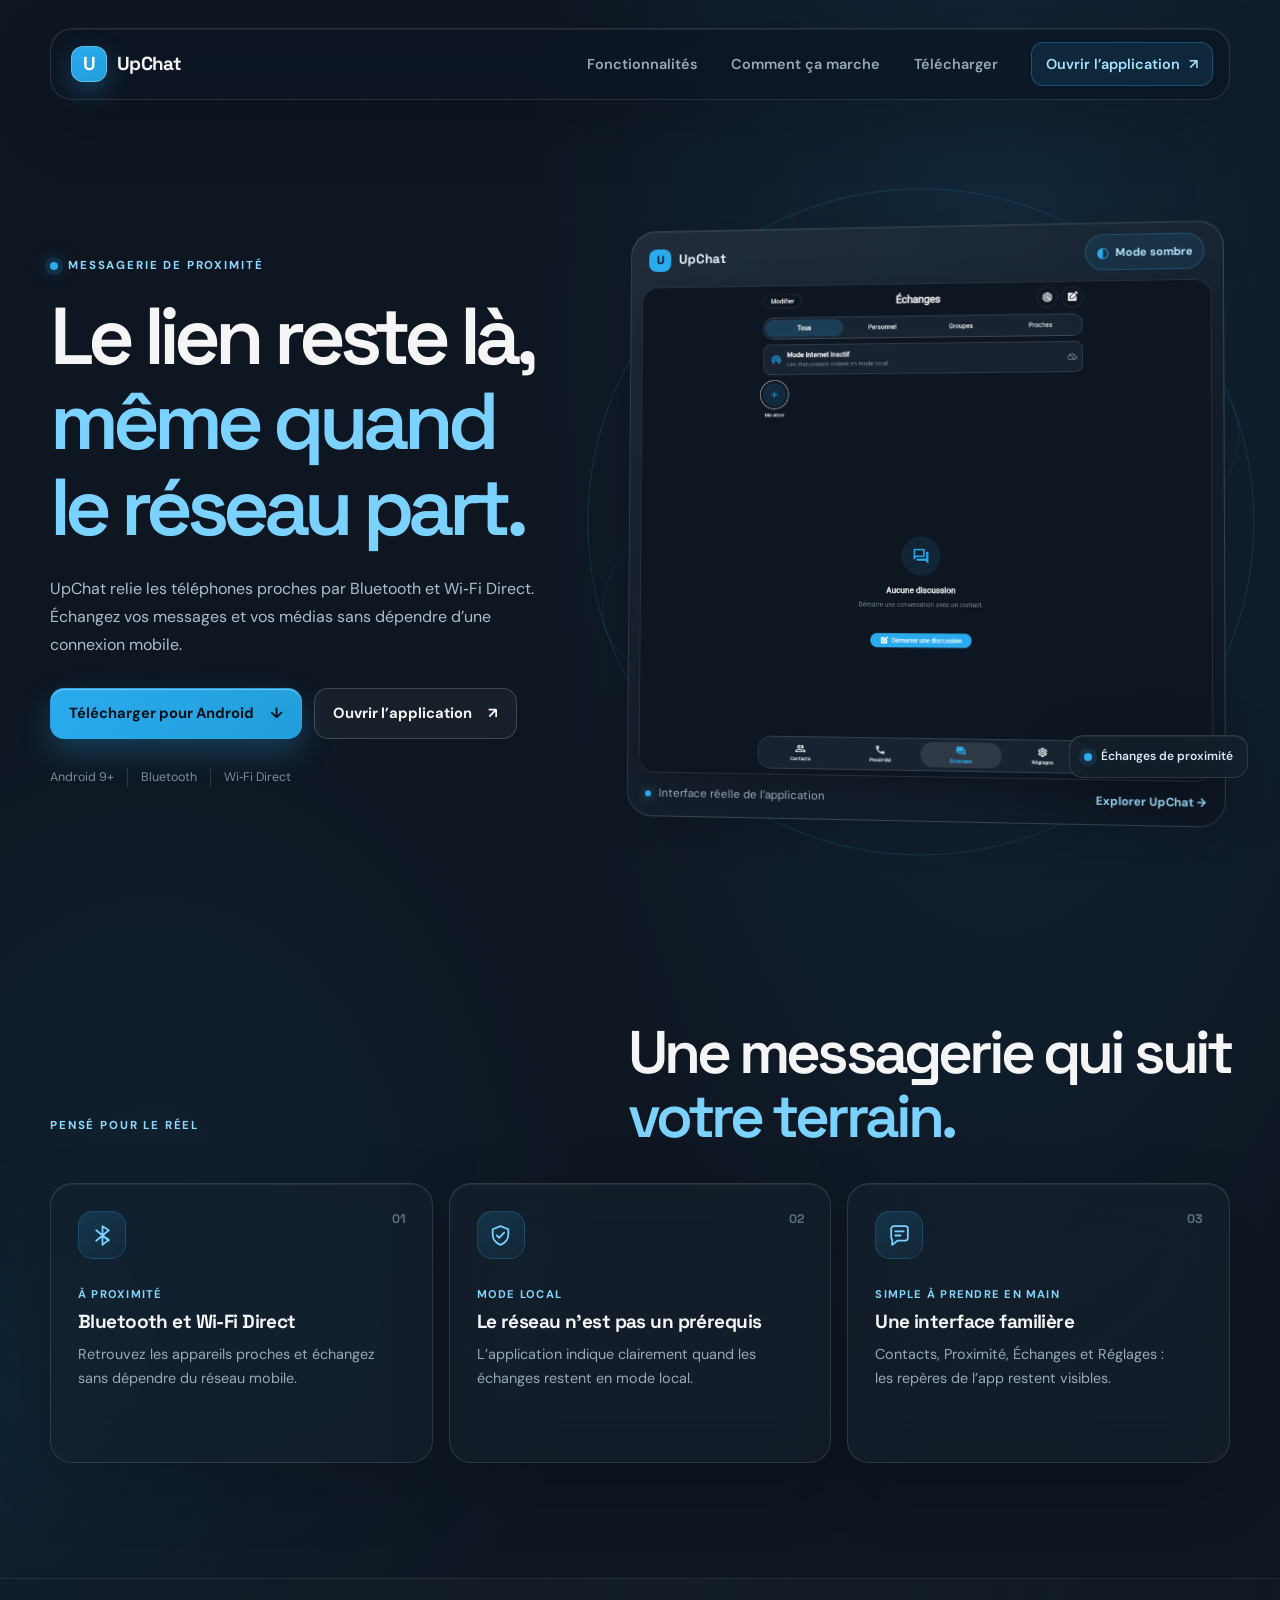
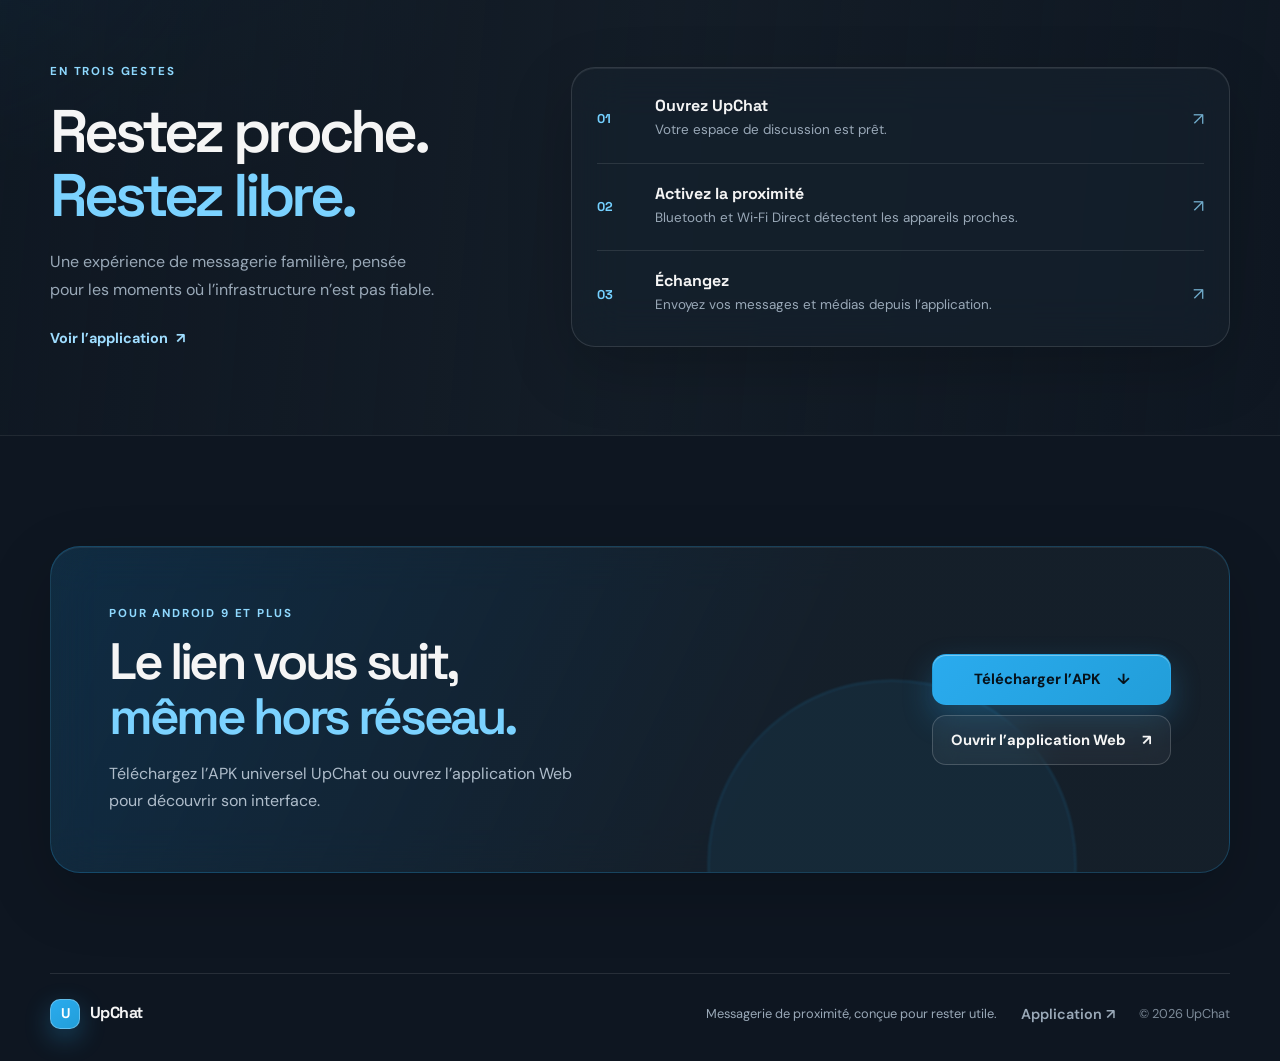
<file: index.html>
<!doctype html>
<html lang="fr">
<head>
  <meta charset="utf-8">
  <meta name="viewport" content="width=device-width, initial-scale=1">
  <meta name="theme-color" content="#0e1621">
  <meta name="color-scheme" content="dark">
  <meta name="description" content="UpChat relie les téléphones proches par Bluetooth et Wi‑Fi Direct. Une messagerie de proximité conçue pour rester utile même quand le réseau disparaît.">
  <link rel="canonical" href="https://upchat-web-pi.vercel.app/">
  <meta property="og:type" content="website">
  <meta property="og:url" content="https://upchat-web-pi.vercel.app/">
  <meta property="og:site_name" content="UpChat">
  <meta property="og:title" content="UpChat — Restez en lien, même hors réseau">
  <meta property="og:description" content="UpChat relie les téléphones proches par Bluetooth et Wi‑Fi Direct. Une messagerie de proximité conçue pour rester utile même quand le réseau disparaît.">
  <meta property="og:image" content="https://upchat-web-pi.vercel.app/assets/upchat-dark-ui.webp">
  <meta property="og:image:alt" content="Interface réelle d’UpChat en mode sombre, écran Échanges">
  <meta name="twitter:card" content="summary_large_image">
  <meta name="twitter:title" content="UpChat — Restez en lien, même hors réseau">
  <meta name="twitter:description" content="UpChat relie les téléphones proches par Bluetooth et Wi‑Fi Direct. Une messagerie de proximité conçue pour rester utile même quand le réseau disparaît.">
  <meta name="twitter:image" content="https://upchat-web-pi.vercel.app/assets/upchat-dark-ui.webp">
  <title>UpChat — Restez en lien, même hors réseau</title>
  <link rel="icon" href="/app/icons/upchat-32.png" type="image/png">
  <link rel="preconnect" href="https://fonts.googleapis.com">
  <link rel="preconnect" href="https://fonts.gstatic.com" crossorigin>
  <link href="https://fonts.googleapis.com/css2?family=DM+Sans:wght@400;500;600;700&family=Space+Grotesk:wght@500;600;700&display=swap" rel="stylesheet">
  <link rel="stylesheet" href="/styles.css">
</head>
<body>
  <a class="skip-link" href="#main">Aller au contenu</a>
  <div class="ambient ambient-one" aria-hidden="true"></div>
  <div class="ambient ambient-two" aria-hidden="true"></div>

  <header class="site-header shell">
    <div class="nav-wrap glass-panel">
      <a class="brand" href="#top" aria-label="UpChat, accueil">
        <span class="brand-mark" aria-hidden="true">U</span>
        <span>UpChat</span>
      </a>
      <button class="menu-toggle" id="menuToggle" type="button" aria-expanded="false" aria-controls="mainNav">Menu</button>
      <nav id="mainNav" class="main-nav" aria-label="Navigation principale">
        <a href="#features">Fonctionnalités</a>
        <a href="#how">Comment ça marche</a>
        <a href="#download">Télécharger</a>
        <a class="nav-app-link" href="/app/">Ouvrir l’application <span aria-hidden="true">↗</span></a>
      </nav>
    </div>
  </header>

  <main id="main">
    <section class="hero shell" id="top" aria-labelledby="hero-title">
      <div class="hero-copy">
        <p class="eyebrow"><span class="status-dot" aria-hidden="true"></span> Messagerie de proximité</p>
        <h1 id="hero-title">Le lien reste là,<br><span>même quand le réseau part.</span></h1>
        <p class="lede">UpChat relie les téléphones proches par Bluetooth et Wi‑Fi Direct. Échangez vos messages et vos médias sans dépendre d’une connexion mobile.</p>
        <div class="hero-actions">
          <a class="button button-primary" href="/downloads/UpChat-universal.apk" download>
            Télécharger pour Android <span aria-hidden="true">↓</span>
          </a>
          <a class="button button-secondary" href="/app/">
            Ouvrir l’application <span aria-hidden="true">↗</span>
          </a>
        </div>
        <ul class="hero-facts" aria-label="Compatibilité et connexion">
          <li>Android 9+</li>
          <li>Bluetooth</li>
          <li>Wi‑Fi Direct</li>
        </ul>
      </div>

      <div class="product-stage" aria-label="Aperçu réel de l’application UpChat">
        <div class="stage-orbit orbit-large" aria-hidden="true"></div>
        <div class="stage-orbit orbit-small" aria-hidden="true"></div>
        <article class="app-preview glass-panel">
          <div class="preview-toolbar">
            <div class="preview-brand"><span class="mini-mark" aria-hidden="true">U</span><span>UpChat</span></div>
            <span class="theme-badge"><span class="moon-icon" aria-hidden="true">◐</span> Mode sombre</span>
          </div>
          <div class="screenshot-frame">
            <img
              src="/assets/upchat-dark-ui.webp"
              alt="Capture authentique de l’écran Échanges d’UpChat en mode sombre : mode internet inactif, story, état Aucune discussion et navigation Contacts, Proximité, Échanges, Réglages."
              width="893"
              height="768"
              fetchpriority="high"
              decoding="async">
          </div>
          <div class="preview-caption">
            <span><i aria-hidden="true"></i> Interface réelle de l’application</span>
            <a href="/app/">Explorer UpChat <span aria-hidden="true">→</span></a>
          </div>
        </article>
        <div class="float-chip glass-panel"><span class="chip-signal" aria-hidden="true"></span><span>Échanges de proximité</span></div>
      </div>
    </section>

    <section class="section features-section shell" id="features" aria-labelledby="features-title">
      <div class="section-heading">
        <p class="eyebrow">Pensé pour le réel</p>
        <h2 id="features-title">Une messagerie qui suit<br><span>votre terrain.</span></h2>
      </div>
      <div class="feature-grid">
        <article class="feature-card glass-panel">
          <span class="feature-index">01</span>
          <span class="feature-icon" aria-hidden="true">
            <svg viewBox="0 0 24 24" fill="none"><path d="M12 3v18l6-5-6-4 6-5-6-4ZM6 7l12 10M6 17 18 7" stroke="currentColor" stroke-width="1.7" stroke-linecap="round" stroke-linejoin="round"/></svg>
          </span>
          <p class="feature-label">À proximité</p>
          <h3>Bluetooth et Wi‑Fi Direct</h3>
          <p>Retrouvez les appareils proches et échangez sans dépendre du réseau mobile.</p>
        </article>
        <article class="feature-card glass-panel">
          <span class="feature-index">02</span>
          <span class="feature-icon" aria-hidden="true">
            <svg viewBox="0 0 24 24" fill="none"><path d="M12 3 4.5 6v5.1c0 4.7 3.2 8.2 7.5 9.9 4.3-1.7 7.5-5.2 7.5-9.9V6L12 3Z" stroke="currentColor" stroke-width="1.7" stroke-linejoin="round"/><path d="m8.5 12 2.2 2.2 4.8-5" stroke="currentColor" stroke-width="1.7" stroke-linecap="round" stroke-linejoin="round"/></svg>
          </span>
          <p class="feature-label">Mode local</p>
          <h3>Le réseau n’est pas un prérequis</h3>
          <p>L’application indique clairement quand les échanges restent en mode local.</p>
        </article>
        <article class="feature-card glass-panel">
          <span class="feature-index">03</span>
          <span class="feature-icon" aria-hidden="true">
            <svg viewBox="0 0 24 24" fill="none"><path d="M4 5.5A2.5 2.5 0 0 1 6.5 3h11A2.5 2.5 0 0 1 20 5.5v9a2.5 2.5 0 0 1-2.5 2.5H10l-5 4v-5.2A2.5 2.5 0 0 1 4 14V5.5Z" stroke="currentColor" stroke-width="1.7" stroke-linejoin="round"/><path d="M8 8h8M8 12h5" stroke="currentColor" stroke-width="1.7" stroke-linecap="round"/></svg>
          </span>
          <p class="feature-label">Simple à prendre en main</p>
          <h3>Une interface familière</h3>
          <p>Contacts, Proximité, Échanges et Réglages : les repères de l’app restent visibles.</p>
        </article>
      </div>
    </section>

    <section class="how-section" id="how" aria-labelledby="how-title">
      <div class="shell how-layout">
        <div class="how-intro">
          <p class="eyebrow">En trois gestes</p>
          <h2 id="how-title">Restez proche.<br><span>Restez libre.</span></h2>
          <p>Une expérience de messagerie familière, pensée pour les moments où l’infrastructure n’est pas fiable.</p>
          <a class="text-link" href="/app/">Voir l’application <span aria-hidden="true">↗</span></a>
        </div>
        <div class="steps-card glass-panel">
          <article class="step-row"><span class="step-number">01</span><div><h3>Ouvrez UpChat</h3><p>Votre espace de discussion est prêt.</p></div><span class="step-chevron" aria-hidden="true">↗</span></article>
          <article class="step-row"><span class="step-number">02</span><div><h3>Activez la proximité</h3><p>Bluetooth et Wi‑Fi Direct détectent les appareils proches.</p></div><span class="step-chevron" aria-hidden="true">↗</span></article>
          <article class="step-row"><span class="step-number">03</span><div><h3>Échangez</h3><p>Envoyez vos messages et médias depuis l’application.</p></div><span class="step-chevron" aria-hidden="true">↗</span></article>
        </div>
      </div>
    </section>

    <section class="download-section shell" id="download" aria-labelledby="download-title">
      <div class="download-card glass-panel">
        <div class="download-copy">
          <p class="eyebrow">Pour Android 9 et plus</p>
          <h2 id="download-title">Le lien vous suit,<br><span>même hors réseau.</span></h2>
          <p>Téléchargez l’APK universel UpChat ou ouvrez l’application Web pour découvrir son interface.</p>
        </div>
        <div class="download-actions">
          <a class="button button-primary" href="/downloads/UpChat-universal.apk" download>Télécharger l’APK <span aria-hidden="true">↓</span></a>
          <a class="button button-secondary" href="/app/">Ouvrir l’application Web <span aria-hidden="true">↗</span></a>
        </div>
        <span class="download-orb" aria-hidden="true"></span>
      </div>
    </section>
  </main>

  <footer class="footer shell">
    <a class="brand" href="#top" aria-label="UpChat, retour en haut"><span class="brand-mark" aria-hidden="true">U</span><span>UpChat</span></a>
    <p>Messagerie de proximité, conçue pour rester utile.</p>
    <a href="/app/">Application <span aria-hidden="true">↗</span></a>
    <span class="copyright">© 2026 UpChat</span>
  </footer>

  <script src="/script.js" defer></script>
</body>
</html>
</file>
<file: styles.css>
:root {
  color-scheme: dark;
  --night: #0e1621;
  --surface: #17212b;
  --surface-raised: #232e3c;
  --blue: #2aabee;
  --blue-deep: #229ed9;
  --text: #f5f5f5;
  --muted: #9aa9b8;
  --soft: #7d8b99;
  --line: rgba(255, 255, 255, .12);
  --glass: rgba(23, 33, 43, .68);
  --glass-strong: rgba(23, 33, 43, .86);
  --radius-lg: 28px;
  --radius-md: 20px;
  --shadow: 0 28px 90px rgba(0, 0, 0, .36);
  --shell: 1180px;
}

* { box-sizing: border-box; }
html { scroll-behavior: smooth; scroll-padding-top: 112px; }
body {
  position: relative;
  min-width: 320px;
  margin: 0;
  overflow-x: hidden;
  background: radial-gradient(ellipse at 78% 13%, rgba(42, 171, 238, .12), transparent 30rem),
              radial-gradient(ellipse at 12% 46%, rgba(34, 158, 217, .08), transparent 28rem),
              var(--night);
  color: var(--text);
  font-family: 'DM Sans', system-ui, sans-serif;
  line-height: 1.55;
  -webkit-font-smoothing: antialiased;
}
body::before {
  position: absolute;
  z-index: -1;
  inset: 0;
  background-image: linear-gradient(rgba(255,255,255,.018) 1px, transparent 1px), linear-gradient(90deg, rgba(255,255,255,.018) 1px, transparent 1px);
  background-size: 72px 72px;
  content: '';
  mask-image: linear-gradient(to bottom, rgba(0,0,0,.34), transparent 76%);
  pointer-events: none;
}
img, svg { display: block; max-width: 100%; }
a { color: inherit; }
button { font: inherit; }
.shell { width: min(var(--shell), calc(100% - 48px)); margin-inline: auto; }
.skip-link { position: fixed; z-index: 50; top: 12px; left: 12px; padding: 10px 14px; transform: translateY(-160%); border-radius: 10px; background: var(--blue); color: #06111a; font-weight: 700; }
.skip-link:focus { transform: translateY(0); }
.ambient { position: absolute; z-index: -1; width: 25rem; aspect-ratio: 1; border-radius: 50%; background: rgba(42,171,238,.12); filter: blur(100px); pointer-events: none; }
.ambient-one { display: none; }
.ambient-two { top: 78rem; left: -17rem; opacity: .55; }
.glass-panel { border: 1px solid var(--line); background: var(--glass); box-shadow: inset 0 1px 0 rgba(255,255,255,.07), 0 22px 65px rgba(0,0,0,.19); backdrop-filter: blur(24px) saturate(145%); -webkit-backdrop-filter: blur(24px) saturate(145%); }
.site-header { position: sticky; z-index: 20; top: 14px; padding-top: 14px; }
.nav-wrap { display: flex; min-height: 72px; align-items: center; justify-content: space-between; gap: 24px; padding: 12px 16px 12px 20px; border-radius: 22px; background: rgba(14,22,33,.76); }
.brand { display: inline-flex; align-items: center; gap: 10px; color: var(--text); font-family: 'Space Grotesk', sans-serif; font-size: 1.18rem; font-weight: 700; text-decoration: none; letter-spacing: -.035em; }
.brand-mark { display: grid; width: 36px; height: 36px; place-items: center; border: 1px solid rgba(255,255,255,.28); border-radius: 12px; background: linear-gradient(145deg, var(--blue), var(--blue-deep)); color: white; box-shadow: 0 9px 26px rgba(42,171,238,.3); }
.main-nav { display: flex; align-items: center; gap: clamp(16px, 2.6vw, 34px); }
.main-nav a, .footer > a:not(.brand) { color: var(--muted); font-size: .9rem; font-weight: 600; text-decoration: none; transition: color .2s ease, background .2s ease, transform .2s ease; }
.main-nav a:hover, .footer > a:not(.brand):hover { color: var(--text); }
.main-nav .nav-app-link { padding: 10px 14px; border: 1px solid rgba(42,171,238,.33); border-radius: 12px; background: rgba(42,171,238,.10); color: #a9e2ff; }
.nav-app-link span { margin-left: 5px; }
.menu-toggle { display: none; border: 1px solid var(--line); border-radius: 11px; background: rgba(255,255,255,.05); color: var(--text); padding: 9px 13px; cursor: pointer; }

.hero { display: grid; grid-template-columns: minmax(0, .88fr) minmax(0, 1.12fr); align-items: center; gap: clamp(40px, 6vw, 82px); padding-block: clamp(76px, 10vw, 132px) 96px; }
.hero-copy { position: relative; z-index: 1; }
.eyebrow { display: flex; align-items: center; gap: 10px; margin: 0 0 19px; color: #8fd9ff; font-size: .72rem; font-weight: 700; letter-spacing: .16em; text-transform: uppercase; }
.status-dot { width: 8px; height: 8px; border-radius: 50%; background: var(--blue); box-shadow: 0 0 0 5px rgba(42,171,238,.13), 0 0 18px rgba(42,171,238,.7); }
h1, h2, h3 { margin: 0; font-family: 'Space Grotesk', sans-serif; line-height: 1.06; }
h1 { max-width: 680px; font-size: clamp(3.2rem, 6.3vw, 5.5rem); font-weight: 600; letter-spacing: -.075em; }
h1 span, h2 span { color: #7bd2ff; }
.lede { max-width: 570px; margin: 25px 0 29px; color: #afbdcb; font-size: clamp(1rem, 1.25vw, 1.13rem); line-height: 1.75; }
.hero-actions { display: flex; flex-wrap: wrap; gap: 12px; }
.button { display: inline-flex; min-height: 50px; align-items: center; justify-content: center; gap: 16px; padding: 13px 18px; border: 1px solid transparent; border-radius: 14px; font-size: .92rem; font-weight: 700; text-decoration: none; transition: transform .2s ease, box-shadow .2s ease, border-color .2s ease, background .2s ease; }
.button:hover { transform: translateY(-2px); }
.button:focus-visible, .main-nav a:focus-visible, .text-link:focus-visible, .footer a:focus-visible, .menu-toggle:focus-visible { outline: 3px solid rgba(143,217,255,.8); outline-offset: 3px; }
.button-primary { background: linear-gradient(135deg, var(--blue), var(--blue-deep)); color: #06111a; box-shadow: 0 13px 30px rgba(42,171,238,.26), inset 0 1px 0 rgba(255,255,255,.35); }
.button-primary:hover { box-shadow: 0 17px 38px rgba(42,171,238,.35); }
.button-secondary { border-color: rgba(255,255,255,.18); background: rgba(255,255,255,.045); color: var(--text); backdrop-filter: blur(14px); }
.button-secondary:hover { border-color: rgba(42,171,238,.5); background: rgba(42,171,238,.09); }
.hero-facts { display: flex; flex-wrap: wrap; gap: 0; margin: 29px 0 0; padding: 0; color: var(--soft); font-size: .78rem; list-style: none; }
.hero-facts li { padding: 0 13px; border-left: 1px solid rgba(255,255,255,.14); }
.hero-facts li:first-child { padding-left: 0; border-left: 0; }

.product-stage { position: relative; min-width: 0; padding: 10px; perspective: 1300px; }
.stage-orbit { position: absolute; z-index: -1; top: 50%; left: 50%; border: 1px solid rgba(42,171,238,.18); border-radius: 50%; transform: translate(-50%,-50%); pointer-events: none; }
.orbit-large { width: 108%; aspect-ratio: 1; }
.orbit-small { width: 108%; height: 46%; border-color: rgba(42,171,238,.11); transform: translate(-50%,-50%) rotate(-19deg); }
.app-preview { position: relative; overflow: hidden; padding: 11px; border-radius: 26px; background: linear-gradient(145deg, rgba(35,46,60,.87), rgba(14,22,33,.83)); transform: rotateY(-5deg) rotateX(1.5deg); transform-style: preserve-3d; }
.preview-toolbar { display: flex; min-height: 43px; align-items: center; justify-content: space-between; gap: 12px; padding: 0 7px 10px; }
.preview-brand { display: inline-flex; align-items: center; gap: 8px; color: #eaf7ff; font-family: 'Space Grotesk', sans-serif; font-size: .84rem; font-weight: 700; }
.mini-mark { display: grid; width: 23px; height: 23px; place-items: center; border-radius: 8px; background: var(--blue); color: #06111a; font-size: .75rem; }
.theme-badge { display: inline-flex; align-items: center; gap: 6px; padding: 6px 10px; border: 1px solid rgba(42,171,238,.25); border-radius: 999px; background: rgba(42,171,238,.09); color: #b6e7ff; font-size: .69rem; font-weight: 700; white-space: nowrap; }
.moon-icon { color: var(--blue); font-size: .9rem; }
.screenshot-frame { overflow: hidden; border: 1px solid rgba(255,255,255,.1); border-radius: 17px; background: var(--night); box-shadow: 0 15px 38px rgba(0,0,0,.26); }
.screenshot-frame img { width: 100%; height: auto; aspect-ratio: 893 / 768; object-fit: cover; }
.preview-caption { display: flex; align-items: center; justify-content: space-between; gap: 12px; padding: 12px 7px 2px; color: var(--muted); font-size: .72rem; }
.preview-caption span { display: inline-flex; align-items: center; gap: 8px; }
.preview-caption i { width: 6px; height: 6px; border-radius: 50%; background: var(--blue); box-shadow: 0 0 10px rgba(42,171,238,.75); }
.preview-caption a, .text-link { color: #9fddff; font-weight: 700; text-decoration: none; }
.preview-caption a:hover, .text-link:hover { color: white; }
.float-chip { position: absolute; right: -18px; bottom: 52px; display: flex; align-items: center; gap: 9px; padding: 11px 14px; border-radius: 14px; color: #dceaf6; font-size: .75rem; font-weight: 600; }
.chip-signal { width: 8px; height: 8px; border-radius: 50%; background: var(--blue); box-shadow: 0 0 0 5px rgba(42,171,238,.12); }

.section { padding-block: 95px; }
.features-section { position: relative; }
.section-heading { display: flex; align-items: end; justify-content: space-between; gap: 24px; margin-bottom: 35px; }
.section-heading .eyebrow { margin-bottom: 14px; }
h2 { font-size: clamp(2.4rem, 4.7vw, 4.1rem); font-weight: 600; letter-spacing: -.065em; }
.feature-grid { display: grid; grid-template-columns: repeat(3, minmax(0, 1fr)); gap: 16px; }
.feature-card { position: relative; min-height: 280px; padding: 27px; border-radius: 22px; transition: transform .25s ease, border-color .25s ease, background .25s ease; }
.feature-card:hover { transform: translateY(-5px); border-color: rgba(42,171,238,.38); background: rgba(35,46,60,.79); }
.feature-index { position: absolute; top: 26px; right: 26px; color: rgba(181,204,222,.48); font-family: 'Space Grotesk', sans-serif; font-size: .78rem; font-weight: 700; }
.feature-icon { display: grid; width: 48px; height: 48px; place-items: center; margin-bottom: 27px; border: 1px solid rgba(42,171,238,.24); border-radius: 15px; background: linear-gradient(145deg, rgba(42,171,238,.17), rgba(42,171,238,.055)); color: #7bd2ff; }
.feature-icon svg { width: 25px; height: 25px; }
.feature-label { margin: 0 0 8px; color: #82d4fb; font-size: .7rem; font-weight: 700; letter-spacing: .11em; text-transform: uppercase; }
.feature-card h3 { margin-bottom: 10px; font-size: 1.19rem; letter-spacing: -.03em; }
.feature-card > p:last-child { max-width: 310px; margin: 0; color: var(--muted); font-size: .9rem; line-height: 1.7; }

.how-section { position: relative; margin-block: 20px; padding-block: 84px; border-block: 1px solid rgba(255,255,255,.07); background: linear-gradient(95deg, rgba(23,33,43,.2), rgba(23,33,43,.62) 51%, rgba(23,33,43,.18)); }
.how-layout { display: grid; grid-template-columns: minmax(0, .78fr) minmax(0, 1.22fr); align-items: center; gap: clamp(42px, 8vw, 100px); }
.how-intro h2 { margin-bottom: 20px; }
.how-intro > p:not(.eyebrow) { max-width: 390px; margin: 0 0 22px; color: var(--muted); line-height: 1.75; }
.text-link { display: inline-flex; align-items: center; gap: 8px; font-size: .9rem; }
.steps-card { padding: 8px 25px; border-radius: 24px; }
.step-row { display: grid; grid-template-columns: 44px 1fr 24px; align-items: center; gap: 14px; padding: 22px 0; border-bottom: 1px solid rgba(255,255,255,.1); }
.step-row:last-child { border-bottom: 0; }
.step-number { color: #74d0ff; font-family: 'Space Grotesk', sans-serif; font-size: .8rem; font-weight: 700; }
.step-row h3 { margin-bottom: 5px; font-size: 1rem; }
.step-row p { margin: 0; color: var(--muted); font-size: .84rem; line-height: 1.55; }
.step-chevron { color: rgba(143,217,255,.75); font-size: 1.1rem; text-align: right; }

.download-section { padding-block: 90px 100px; }
.download-card { position: relative; display: flex; min-height: 280px; align-items: center; justify-content: space-between; gap: 32px; overflow: hidden; padding: clamp(28px, 5vw, 58px); border-color: rgba(42,171,238,.24); border-radius: 30px; background: linear-gradient(115deg, rgba(42,171,238,.15), rgba(23,33,43,.85) 62%); }
.download-copy, .download-actions { position: relative; z-index: 1; }
.download-copy .eyebrow { margin-bottom: 13px; }
.download-copy h2 { font-size: clamp(2rem, 4vw, 3.4rem); }
.download-copy > p:last-child { max-width: 490px; margin: 16px 0 0; color: #afbdcb; line-height: 1.7; }
.download-actions { display: flex; flex-direction: column; align-items: stretch; gap: 10px; min-width: 230px; }
.download-actions .button { width: 100%; }
.download-orb { position: absolute; right: 13%; bottom: -11rem; width: 23rem; aspect-ratio: 1; border: 1px solid rgba(42,171,238,.23); border-radius: 50%; background: rgba(42,171,238,.07); filter: blur(1px); }

.footer { display: flex; min-height: 88px; align-items: center; gap: 24px; padding-block: 20px 28px; border-top: 1px solid rgba(255,255,255,.1); color: var(--muted); font-size: .8rem; }
.footer .brand { margin-right: auto; font-size: 1rem; }
.footer .brand-mark { width: 30px; height: 30px; border-radius: 10px; font-size: .88rem; }
.footer p { margin: 0; }
.footer .copyright { color: var(--soft); }

@media (max-width: 980px) {
  .hero { grid-template-columns: minmax(0, .9fr) minmax(0, 1.1fr); gap: 34px; }
  h1 { font-size: clamp(3rem, 6.7vw, 4.5rem); }
  .float-chip { right: -6px; }
  .feature-card { padding: 22px; }
  .how-layout { gap: 46px; }
}

@media (max-width: 760px) {
  html { scroll-padding-top: 88px; }
  .shell { width: min(var(--shell), calc(100% - 32px)); }
  .site-header { top: 8px; padding-top: 8px; }
  .nav-wrap { min-height: 64px; padding: 10px 12px 10px 15px; border-radius: 18px; }
  .menu-toggle { display: inline-flex; align-items: center; justify-content: center; }
  .main-nav { position: absolute; top: calc(100% + 8px); right: 0; left: 0; display: none; flex-direction: column; align-items: stretch; gap: 0; padding: 9px; border: 1px solid var(--line); border-radius: 18px; background: var(--glass-strong); box-shadow: var(--shadow); backdrop-filter: blur(24px); }
  .main-nav.open { display: flex; }
  .main-nav a { padding: 13px 12px; border-radius: 10px; }
  .main-nav a:hover { background: rgba(255,255,255,.06); }
  .main-nav .nav-app-link { margin-top: 4px; text-align: center; }
  .hero { grid-template-columns: 1fr; gap: 45px; padding-block: 74px 70px; }
  .hero-copy { max-width: 680px; }
  h1 { max-width: 640px; font-size: clamp(3rem, 11vw, 4.6rem); }
  .lede { max-width: 620px; font-size: 1rem; }
  .product-stage { width: min(100%, 650px); margin-inline: auto; }
  .app-preview { transform: none; }
  .float-chip { right: -2px; bottom: 40px; }
  .section { padding-block: 72px; }
  .section-heading { display: block; }
  .feature-grid { grid-template-columns: 1fr; }
  .feature-card { min-height: 0; padding: 25px; }
  .feature-icon { margin-bottom: 22px; }
  .feature-card > p:last-child { max-width: 500px; }
  .how-section { padding-block: 68px; }
  .how-layout { grid-template-columns: 1fr; gap: 32px; }
  .download-section { padding-block: 70px 78px; }
  .download-card { align-items: flex-start; flex-direction: column; gap: 26px; }
  .download-actions { width: min(100%, 360px); }
  .footer { flex-wrap: wrap; gap: 13px 20px; }
  .footer .brand { width: 100%; }
}

@media (max-width: 460px) {
  .hero { padding-top: 61px; }
  h1 { font-size: clamp(2.65rem, 12.5vw, 3.25rem); }
  .hero-actions { align-items: stretch; flex-direction: column; }
  .hero-actions .button { width: 100%; }
  .hero-facts { gap: 9px 0; font-size: .72rem; }
  .hero-facts li { padding-inline: 9px; }
  .product-stage { padding: 2px; }
  .app-preview { padding: 8px; border-radius: 21px; }
  .preview-toolbar { min-height: 39px; padding-inline: 4px; }
  .theme-badge { padding: 5px 8px; font-size: .63rem; }
  .screenshot-frame { border-radius: 13px; }
  .preview-caption { align-items: flex-start; flex-direction: column; gap: 6px; padding: 10px 4px 3px; font-size: .68rem; }
  .float-chip { right: -3px; bottom: -21px; padding: 9px 11px; font-size: .66rem; }
  .orbit-large { width: 100%; }
  .steps-card { padding-inline: 17px; }
  .step-row { grid-template-columns: 34px 1fr 18px; gap: 9px; padding-block: 19px; }
  .step-row p { font-size: .78rem; }
  .download-card { padding: 25px 21px; border-radius: 23px; }
  .download-actions { min-width: 0; }
  .footer p { width: 100%; }
}

@media (prefers-reduced-motion: reduce) {
  *, *::before, *::after { scroll-behavior: auto !important; animation-duration: .01ms !important; animation-iteration-count: 1 !important; transition-duration: .01ms !important; }
}
</file>
